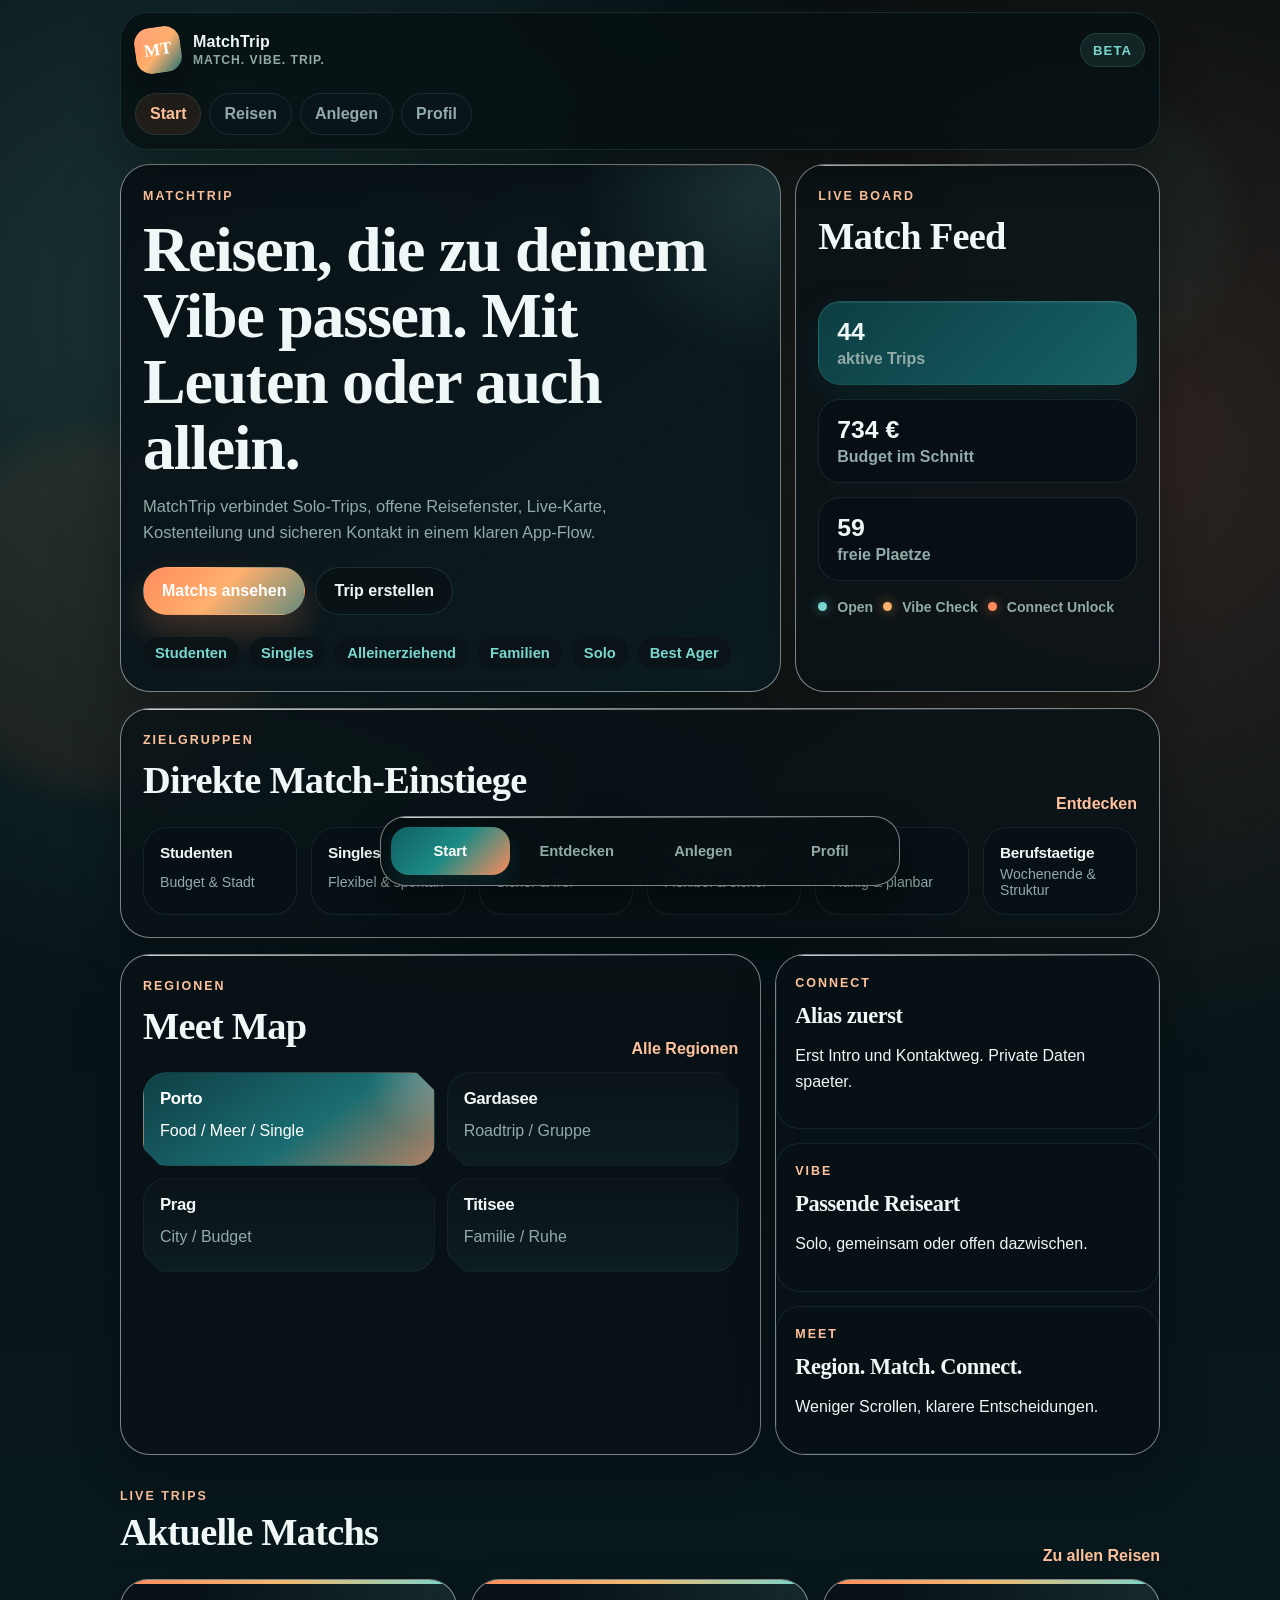
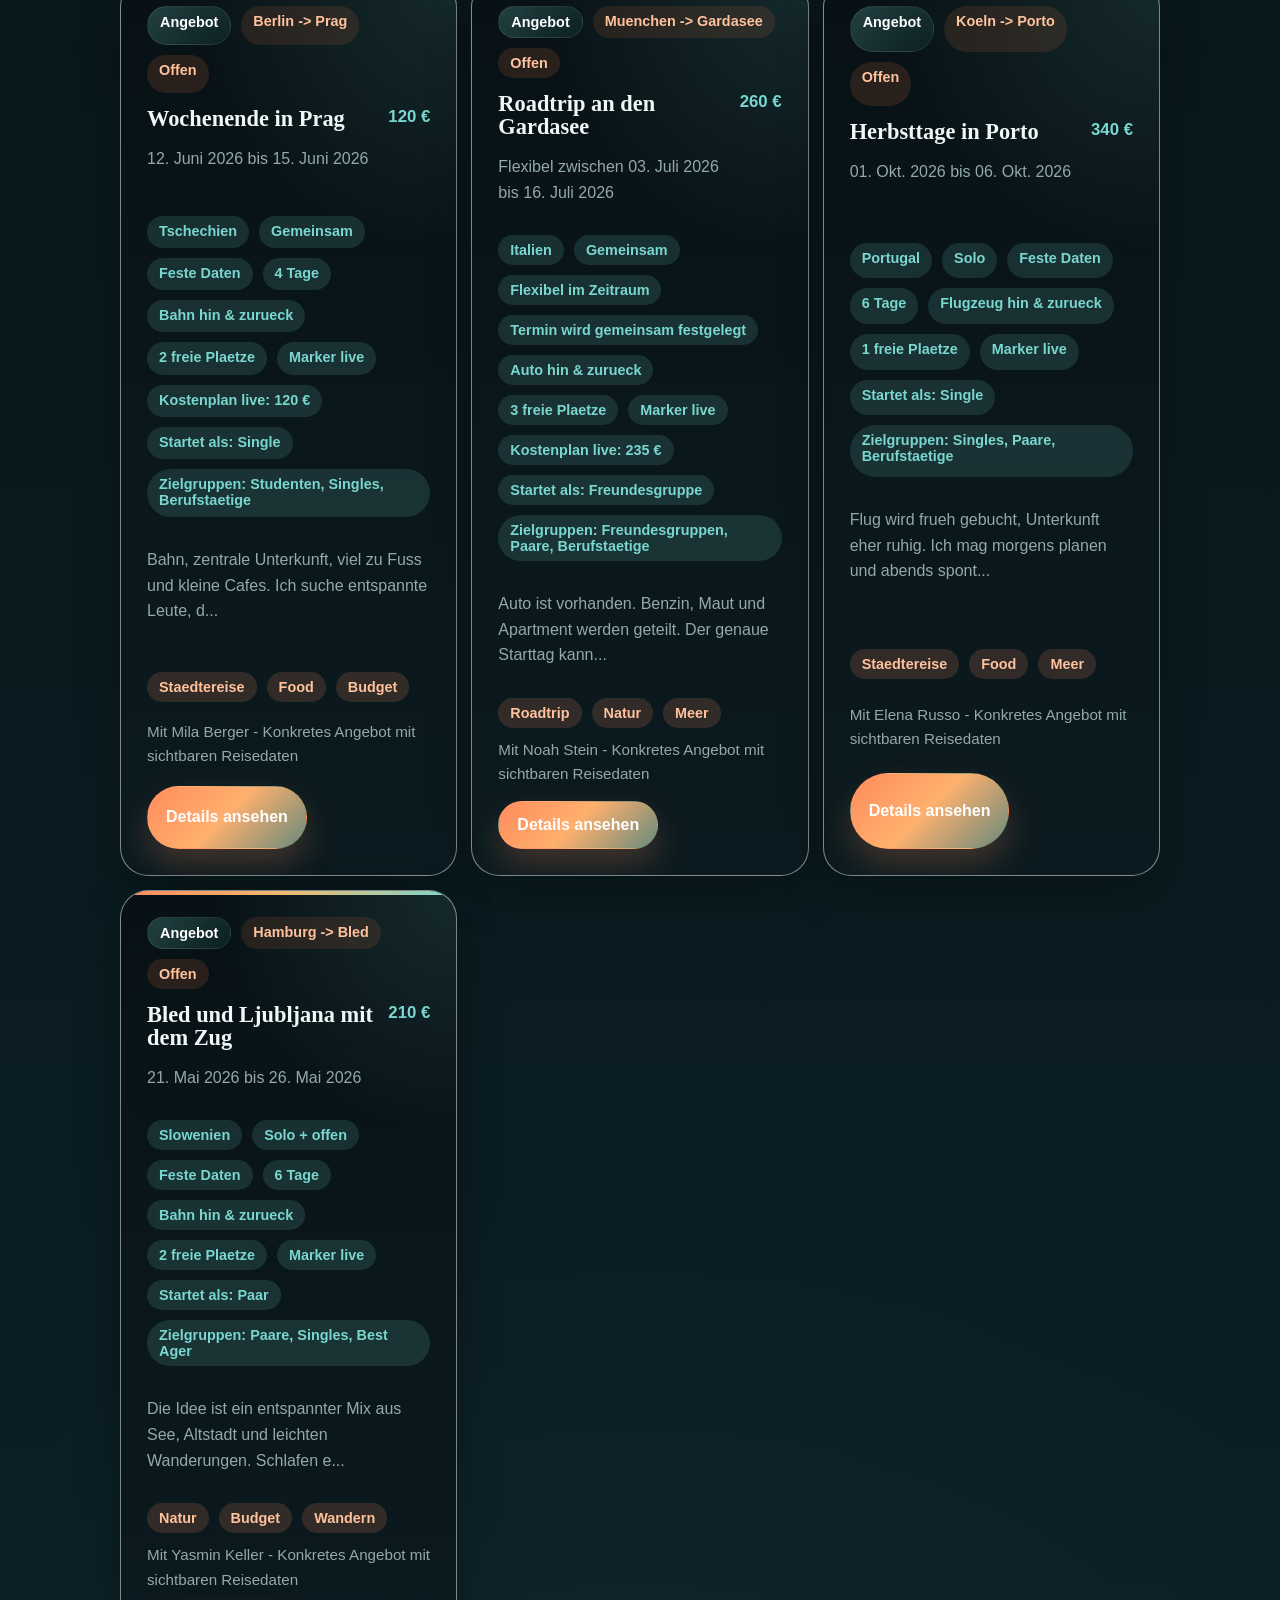
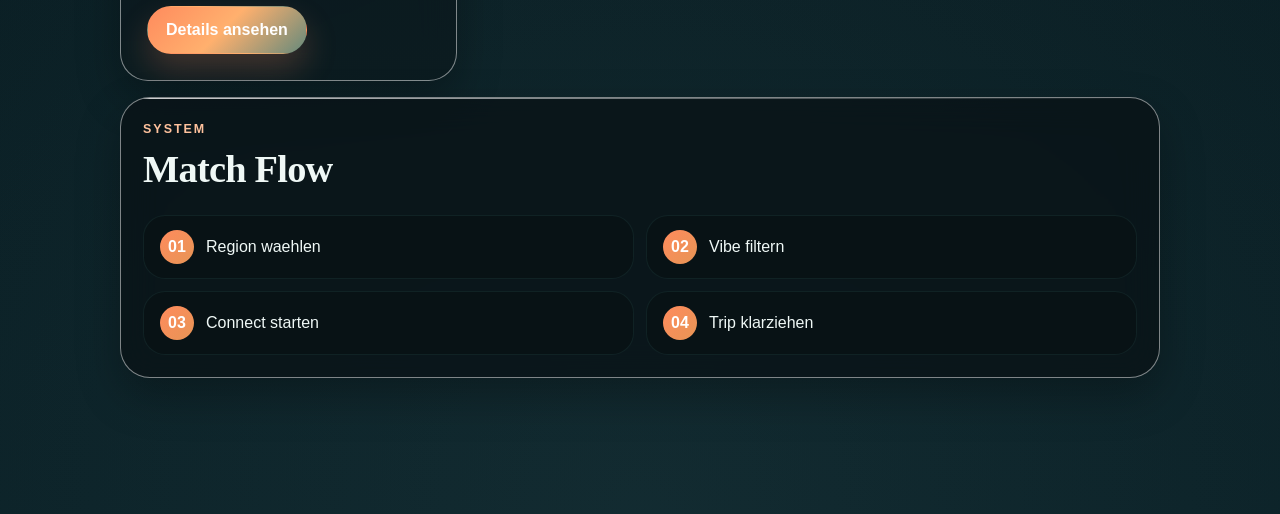
<file: index.html>
<!DOCTYPE html>
<html lang="de">
<head>
  <meta charset="UTF-8" />
  <meta name="viewport" content="width=device-width, initial-scale=1.0" />
  <title>MatchTrip</title>
  <link rel="stylesheet" href="css/style.css" />
  <script src="js/data.js" defer></script>
  <script src="js/storage.js" defer></script>
  <script src="js/app.js" defer></script>
</head>
<body data-page="home">
  <div class="app-shell">
    <header class="site-header app-header">
      <div class="app-header-top">
        <a class="brand" href="index.html">
          <span class="brand-mark">MT</span>
          <span class="brand-copy">
            <strong>MatchTrip</strong>
            <small>Match. Vibe. Trip.</small>
          </span>
        </a>
        <div class="app-header-meta">
          <span class="app-badge">Beta</span>
        </div>
      </div>
      <nav class="site-nav">
        <a href="index.html" aria-current="page">Start</a>
        <a href="reisen.html">Reisen</a>
        <a href="reise-erstellen.html">Anlegen</a>
        <a href="profil.html">Profil</a>
      </nav>
    </header>

    <main class="app-main page-stack">
      <section class="home-hero-grid">
        <article class="card-surface app-hero-panel dashboard-main-card">
          <p class="eyebrow">MatchTrip</p>
          <h1>Reisen, die zu deinem Vibe passen. Mit Leuten oder auch allein.</h1>
          <p class="lead">MatchTrip verbindet Solo-Trips, offene Reisefenster, Live-Karte, Kostenteilung und sicheren Kontakt in einem klaren App-Flow.</p>
          <div class="hero-actions">
            <a class="button button-primary" href="reisen.html">Matchs ansehen</a>
            <a class="button button-secondary" href="reise-erstellen.html">Trip erstellen</a>
          </div>
          <div class="hero-badges">
            <span>Studenten</span>
            <span>Singles</span>
            <span>Alleinerziehend</span>
            <span>Familien</span>
            <span>Solo</span>
            <span>Best Ager</span>
          </div>
        </article>

        <aside class="card-surface dashboard-side-card">
          <div class="app-section-header compact-header">
            <div>
              <p class="eyebrow">Live Board</p>
              <h2>Match Feed</h2>
            </div>
          </div>
          <div class="signal-stack">
            <article class="signal-card is-glow">
              <strong id="homeTripCount">10</strong>
              <span>aktive Trips</span>
            </article>
            <article class="signal-card">
              <strong id="homeAvgBudget">0 EUR</strong>
              <span>Budget im Schnitt</span>
            </article>
            <article class="signal-card">
              <strong id="homeOpenSeats">0</strong>
              <span>freie Plaetze</span>
            </article>
          </div>
          <div class="privacy-beam">
            <span class="beam-dot is-open"></span>
            <span>Open</span>
            <span class="beam-dot is-mid"></span>
            <span>Vibe Check</span>
            <span class="beam-dot is-locked"></span>
            <span>Connect Unlock</span>
          </div>
        </aside>
      </section>

      <section class="persona-rail card-surface">
        <div class="app-section-header compact-header">
          <div>
            <p class="eyebrow">Zielgruppen</p>
            <h2>Direkte Match-Einstiege</h2>
          </div>
          <a class="text-link" href="reisen.html">Entdecken</a>
        </div>
        <div class="persona-grid">
          <article class="persona-chip"><strong>Studenten</strong><span>Budget & Stadt</span></article>
          <article class="persona-chip"><strong>Singles</strong><span>Flexibel & spontan</span></article>
          <article class="persona-chip"><strong>Solo</strong><span>Sicher & frei</span></article>
          <article class="persona-chip"><strong>Alleinerziehend</strong><span>Flexibel & sicher</span></article>
          <article class="persona-chip"><strong>Familien</strong><span>Ruhig & planbar</span></article>
          <article class="persona-chip"><strong>Berufstaetige</strong><span>Wochenende & Struktur</span></article>
        </div>
      </section>

      <section class="home-stage-grid">
        <article class="card-surface app-map-card route-stage">
          <div class="app-section-header">
            <div>
              <p class="eyebrow">Regionen</p>
              <h2>Meet Map</h2>
            </div>
            <a class="text-link" href="reisen.html">Alle Regionen</a>
          </div>
          <div class="app-region-grid">
            <article class="app-region-tile is-featured">
              <strong>Porto</strong>
              <span>Food / Meer / Single</span>
            </article>
            <article class="app-region-tile">
              <strong>Gardasee</strong>
              <span>Roadtrip / Gruppe</span>
            </article>
            <article class="app-region-tile">
              <strong>Prag</strong>
              <span>City / Budget</span>
            </article>
            <article class="app-region-tile">
              <strong>Titisee</strong>
              <span>Familie / Ruhe</span>
            </article>
          </div>
        </article>

        <aside class="card-surface command-stack">
          <article class="command-card">
            <p class="eyebrow">Connect</p>
            <h3>Alias zuerst</h3>
            <p>Erst Intro und Kontaktweg. Private Daten spaeter.</p>
          </article>
          <article class="command-card">
            <p class="eyebrow">Vibe</p>
            <h3>Passende Reiseart</h3>
            <p>Solo, gemeinsam oder offen dazwischen.</p>
          </article>
          <article class="command-card">
            <p class="eyebrow">Meet</p>
            <h3>Region. Match. Connect.</h3>
            <p>Weniger Scrollen, klarere Entscheidungen.</p>
          </article>
        </aside>
      </section>

      <section class="section-block">
        <div class="app-section-header">
          <div>
            <p class="eyebrow">Live Trips</p>
            <h2>Aktuelle Matchs</h2>
          </div>
          <a class="text-link" href="reisen.html">Zu allen Reisen</a>
        </div>
        <div id="featuredTrips" class="trip-grid"></div>
      </section>

      <section class="card-surface app-flow-card compact-flow-card">
        <div class="app-section-header">
          <div>
            <p class="eyebrow">System</p>
            <h2>Match Flow</h2>
          </div>
        </div>
        <div class="app-flow-grid">
          <article class="flow-pill"><strong>01</strong><span>Region waehlen</span></article>
          <article class="flow-pill"><strong>02</strong><span>Vibe filtern</span></article>
          <article class="flow-pill"><strong>03</strong><span>Connect starten</span></article>
          <article class="flow-pill"><strong>04</strong><span>Trip klarziehen</span></article>
        </div>
      </section>
    </main>

    <nav class="app-footer-nav card-surface" aria-label="App Navigation">
      <a href="index.html" aria-current="page">Start</a>
      <a href="reisen.html">Entdecken</a>
      <a href="reise-erstellen.html">Anlegen</a>
      <a href="profil.html">Profil</a>
    </nav>
  </div>
</body>
</html>
</file>
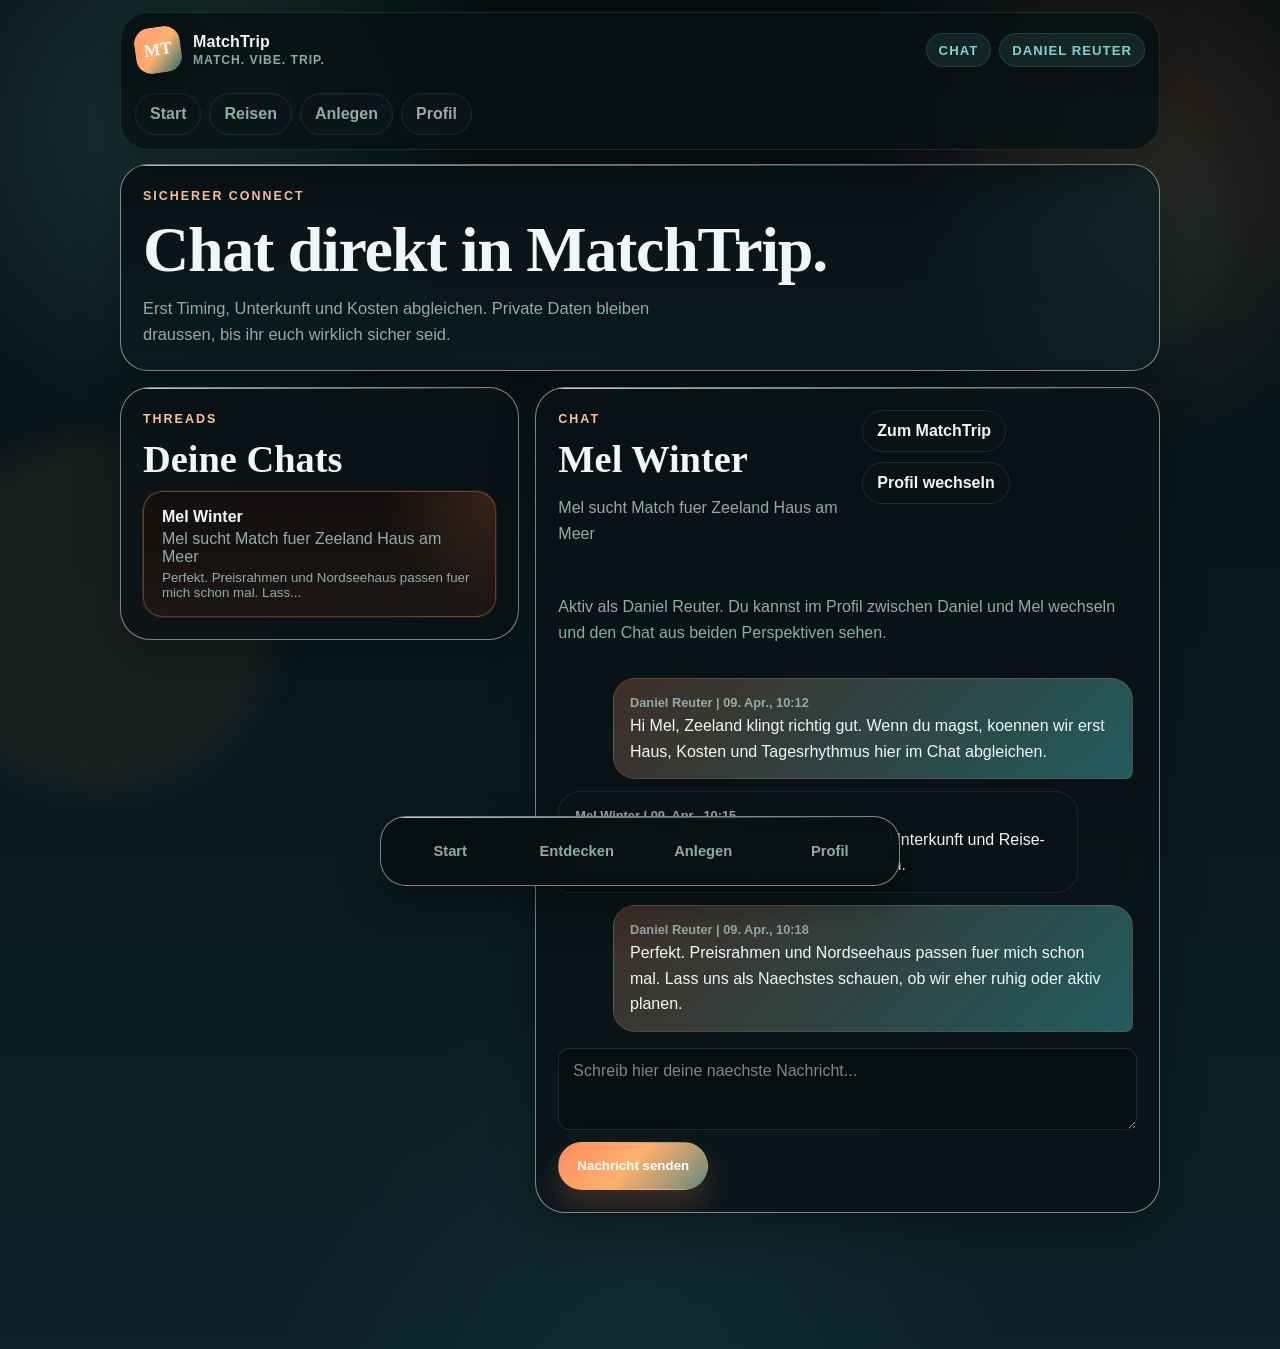
<file: chat.html>
<!DOCTYPE html>
<html lang="de">
<head>
  <meta charset="UTF-8" />
  <meta name="viewport" content="width=device-width, initial-scale=1.0" />
  <title>Chats | MatchTrip</title>
  <link rel="stylesheet" href="css/style.css" />
  <script src="js/data.js" defer></script>
  <script src="js/storage.js" defer></script>
  <script src="js/app.js" defer></script>
</head>
<body data-page="chat">
  <div class="app-shell">
    <header class="site-header app-header">
      <div class="app-header-top">
        <a class="brand" href="index.html">
          <span class="brand-mark">MT</span>
          <span class="brand-copy">
            <strong>MatchTrip</strong>
            <small>Match. Vibe. Trip.</small>
          </span>
        </a>
        <div class="app-header-meta">
          <span class="app-badge">Chat</span>
          <span class="app-badge" id="chatProfileBadge">Profil</span>
        </div>
      </div>
      <nav class="site-nav">
        <a href="index.html">Start</a>
        <a href="reisen.html">Reisen</a>
        <a href="reise-erstellen.html">Anlegen</a>
        <a href="profil.html">Profil</a>
      </nav>
    </header>

    <main class="app-main page-stack">
      <section class="page-intro card-surface app-intro-card">
        <p class="eyebrow">Sicherer Connect</p>
        <h1>Chat direkt in MatchTrip.</h1>
        <p class="lead">Erst Timing, Unterkunft und Kosten abgleichen. Private Daten bleiben draussen, bis ihr euch wirklich sicher seid.</p>
      </section>

      <section class="chat-layout">
        <aside class="card-surface chat-sidebar">
          <p class="eyebrow">Threads</p>
          <h2>Deine Chats</h2>
          <div id="chatThreadList" class="stack-list"></div>
        </aside>
        <section id="chatScreen" class="card-surface chat-screen"></section>
      </section>
    </main>

    <nav class="app-footer-nav card-surface" aria-label="App Navigation">
      <a href="index.html">Start</a>
      <a href="reisen.html">Entdecken</a>
      <a href="reise-erstellen.html">Anlegen</a>
      <a href="profil.html">Profil</a>
    </nav>
  </div>
</body>
</html>
</file>
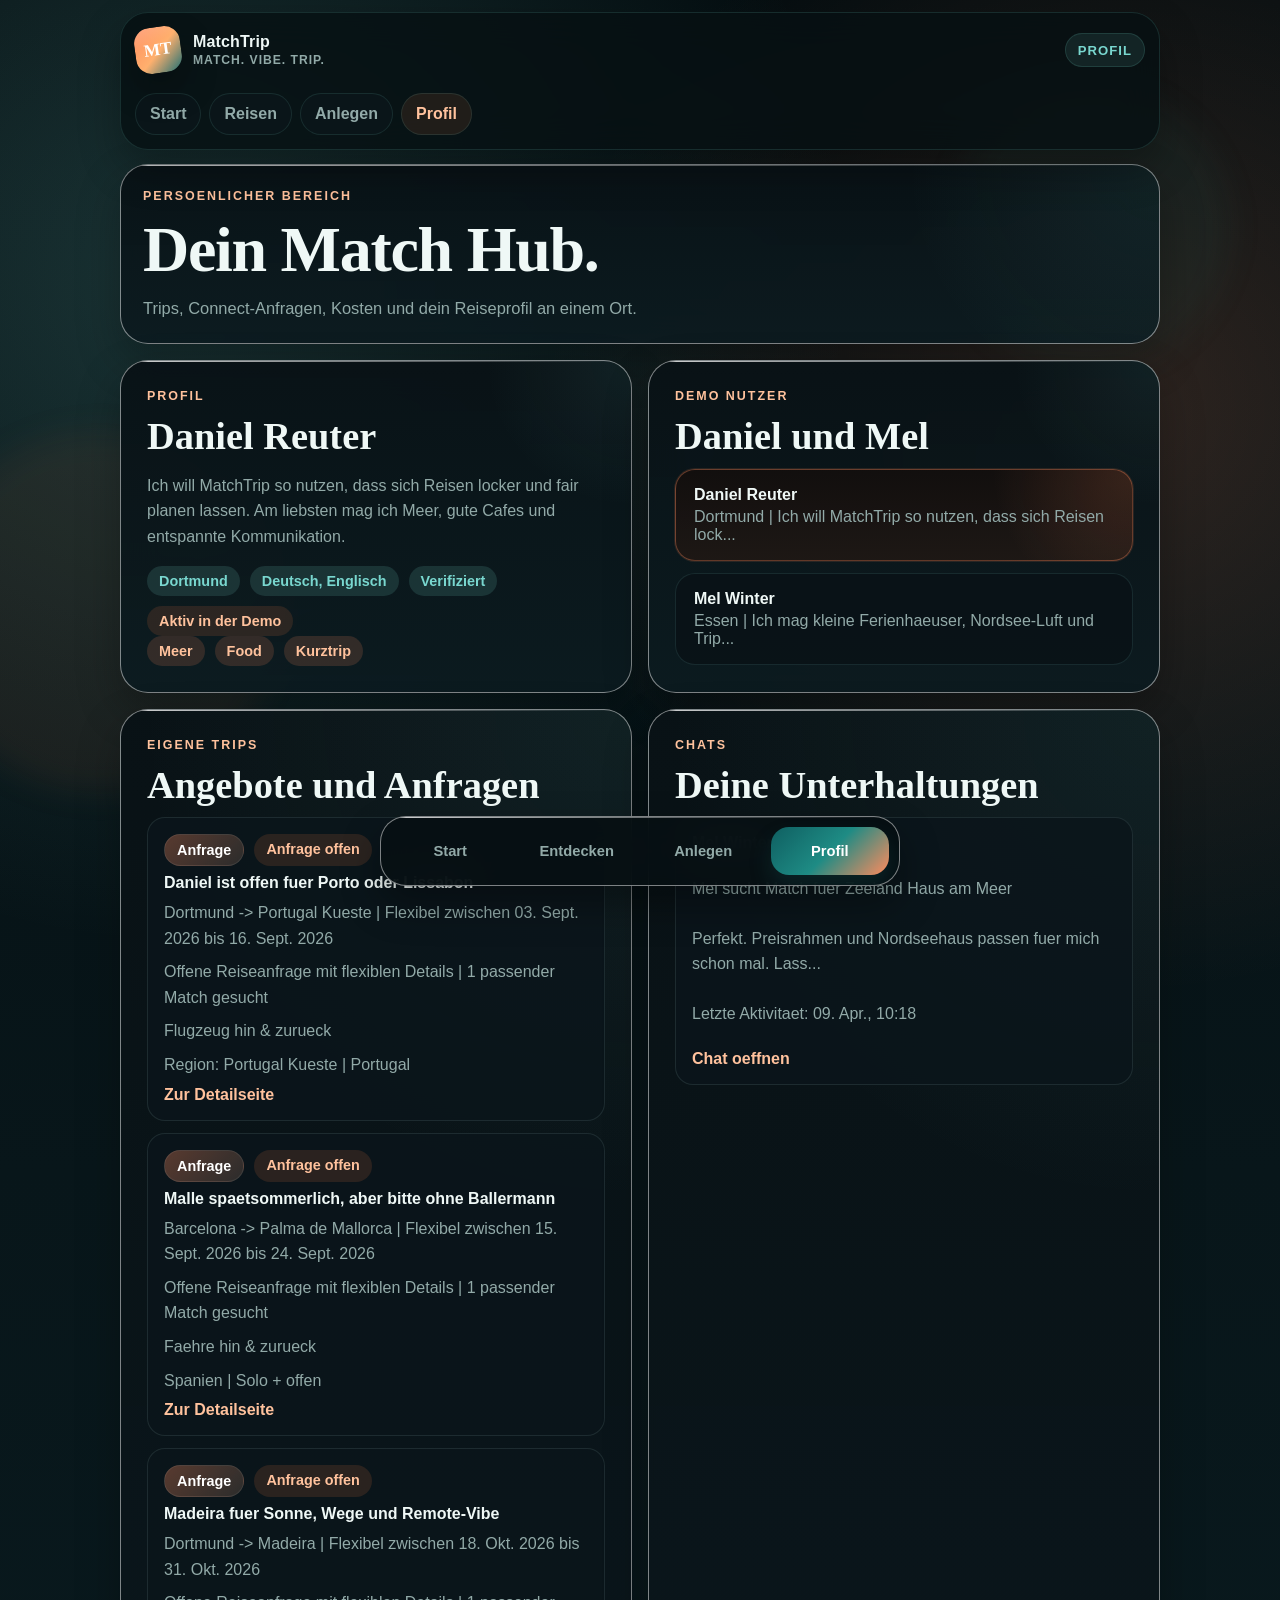
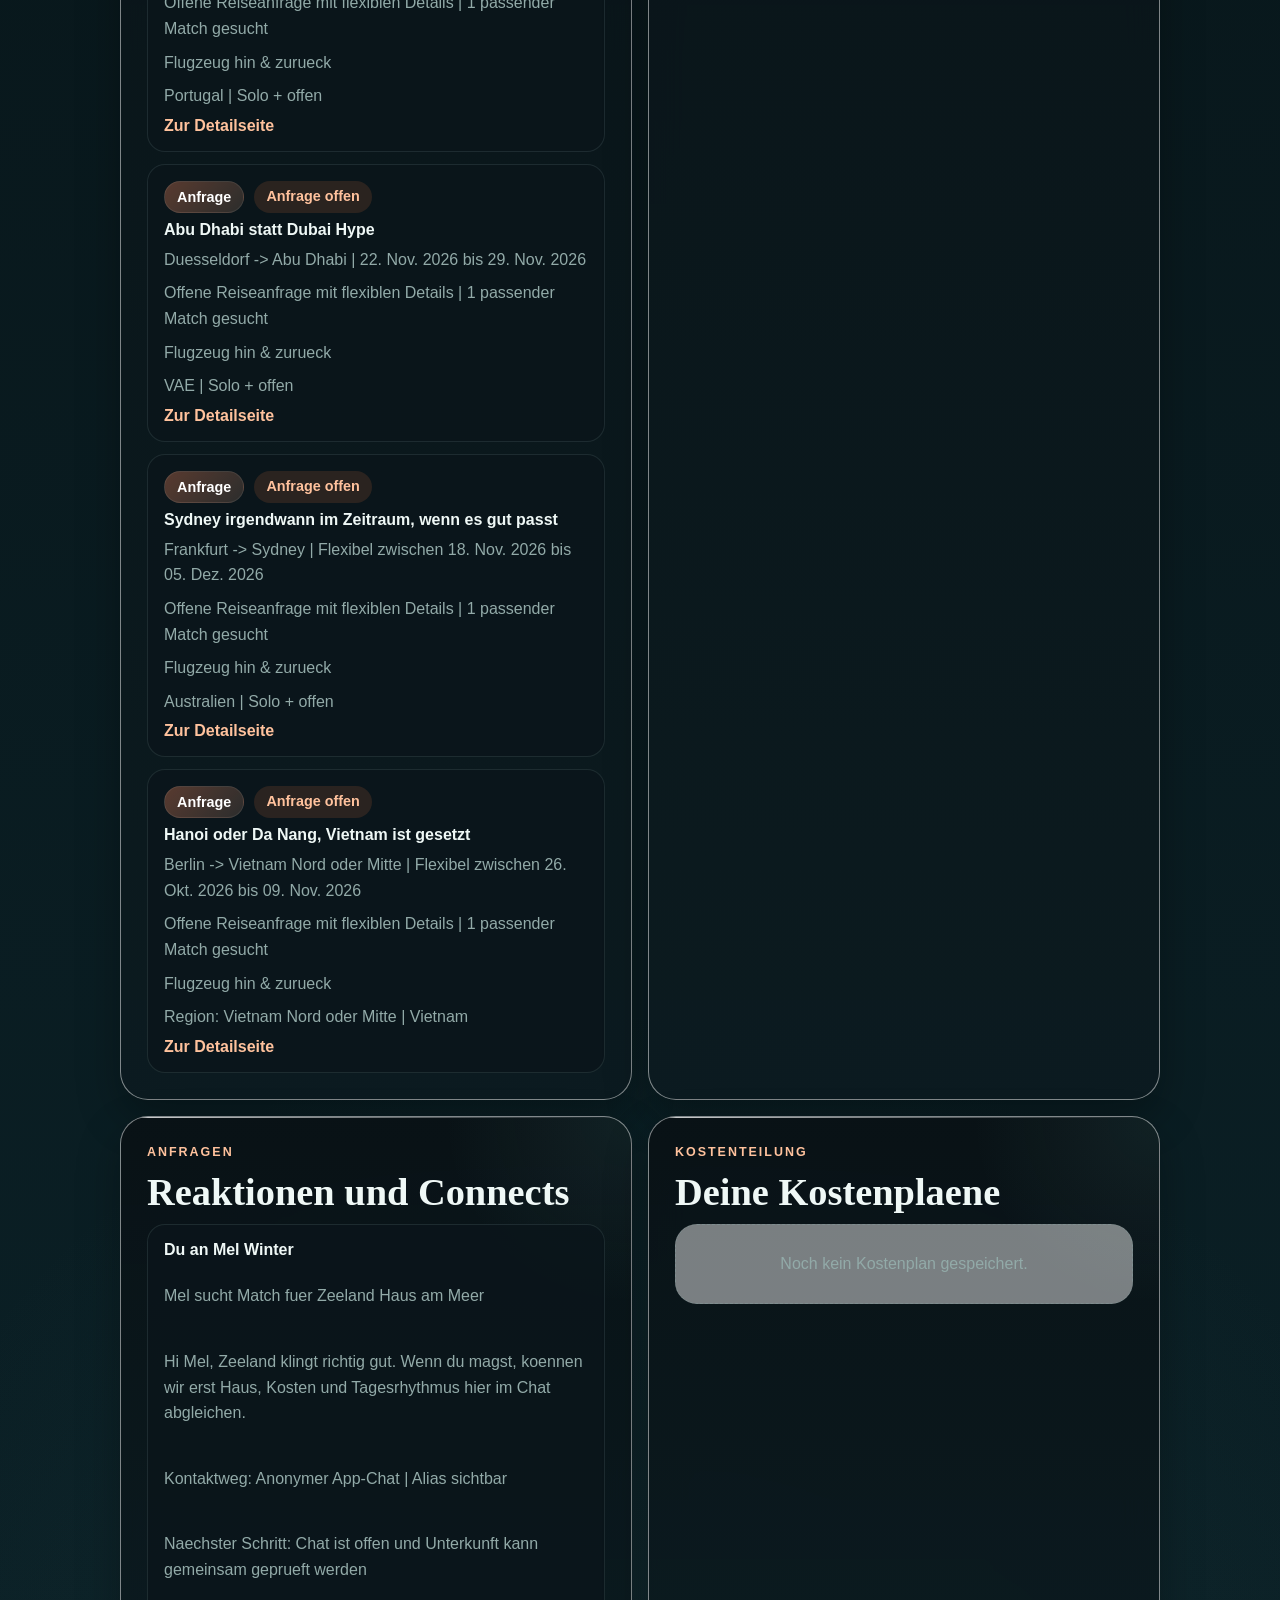
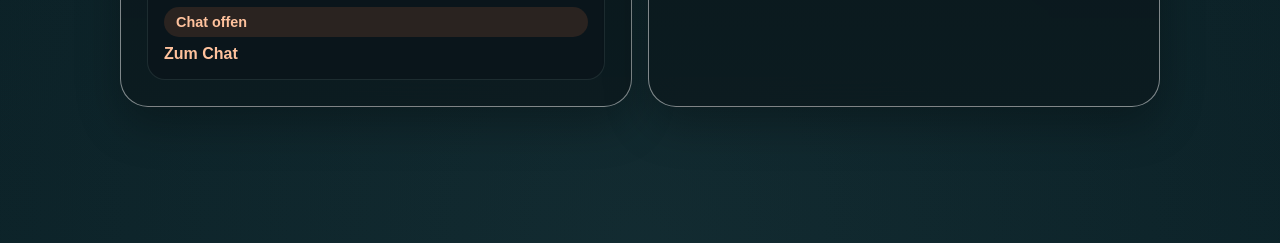
<file: profil.html>
﻿<!DOCTYPE html>
<html lang="de">
<head>
  <meta charset="UTF-8" />
  <meta name="viewport" content="width=device-width, initial-scale=1.0" />
  <title>Profil | MatchTrip</title>
  <link rel="stylesheet" href="css/style.css" />
  <script src="js/data.js" defer></script>
  <script src="js/storage.js" defer></script>
  <script src="js/app.js" defer></script>
</head>
<body data-page="profile">
  <div class="app-shell">
    <header class="site-header app-header">
      <div class="app-header-top">
        <a class="brand" href="index.html">
          <span class="brand-mark">MT</span>
          <span class="brand-copy">
            <strong>MatchTrip</strong>
            <small>Match. Vibe. Trip.</small>
          </span>
        </a>
        <div class="app-header-meta">
          <span class="app-badge">Profil</span>
        </div>
      </div>
      <nav class="site-nav">
        <a href="index.html">Start</a>
        <a href="reisen.html">Reisen</a>
        <a href="reise-erstellen.html">Anlegen</a>
        <a href="profil.html" aria-current="page">Profil</a>
      </nav>
    </header>

    <main class="app-main page-stack">
      <section class="page-intro card-surface app-intro-card">
      <p class="eyebrow">Persoenlicher Bereich</p>
      <h1>Dein Match Hub.</h1>
      <p class="lead">Trips, Connect-Anfragen, Kosten und dein Reiseprofil an einem Ort.</p>
      </section>

      <section class="profile-layout">
      <article id="profileCard" class="card-surface"></article>
      <article class="card-surface">
        <p class="eyebrow">Demo Nutzer</p>
        <h2>Daniel und Mel</h2>
        <div id="profileSwitcher" class="stack-list"></div>
      </article>
      <article class="card-surface">
        <p class="eyebrow">Eigene Trips</p>
        <h2>Angebote und Anfragen</h2>
        <div id="hostedTrips" class="stack-list"></div>
      </article>
      <article class="card-surface">
        <p class="eyebrow">Chats</p>
        <h2>Deine Unterhaltungen</h2>
        <div id="chatList" class="stack-list"></div>
      </article>
      <article class="card-surface">
        <p class="eyebrow">Anfragen</p>
        <h2>Reaktionen und Connects</h2>
        <div id="requestList" class="stack-list"></div>
      </article>
      <article class="card-surface">
        <p class="eyebrow">Kostenteilung</p>
        <h2>Deine Kostenplaene</h2>
        <div id="costPlanList" class="stack-list"></div>
      </article>
      </section>
    </main>

    <nav class="app-footer-nav card-surface" aria-label="App Navigation">
      <a href="index.html">Start</a>
      <a href="reisen.html">Entdecken</a>
      <a href="reise-erstellen.html">Anlegen</a>
      <a href="profil.html" aria-current="page">Profil</a>
    </nav>
  </div>
</body>
</html>
</file>
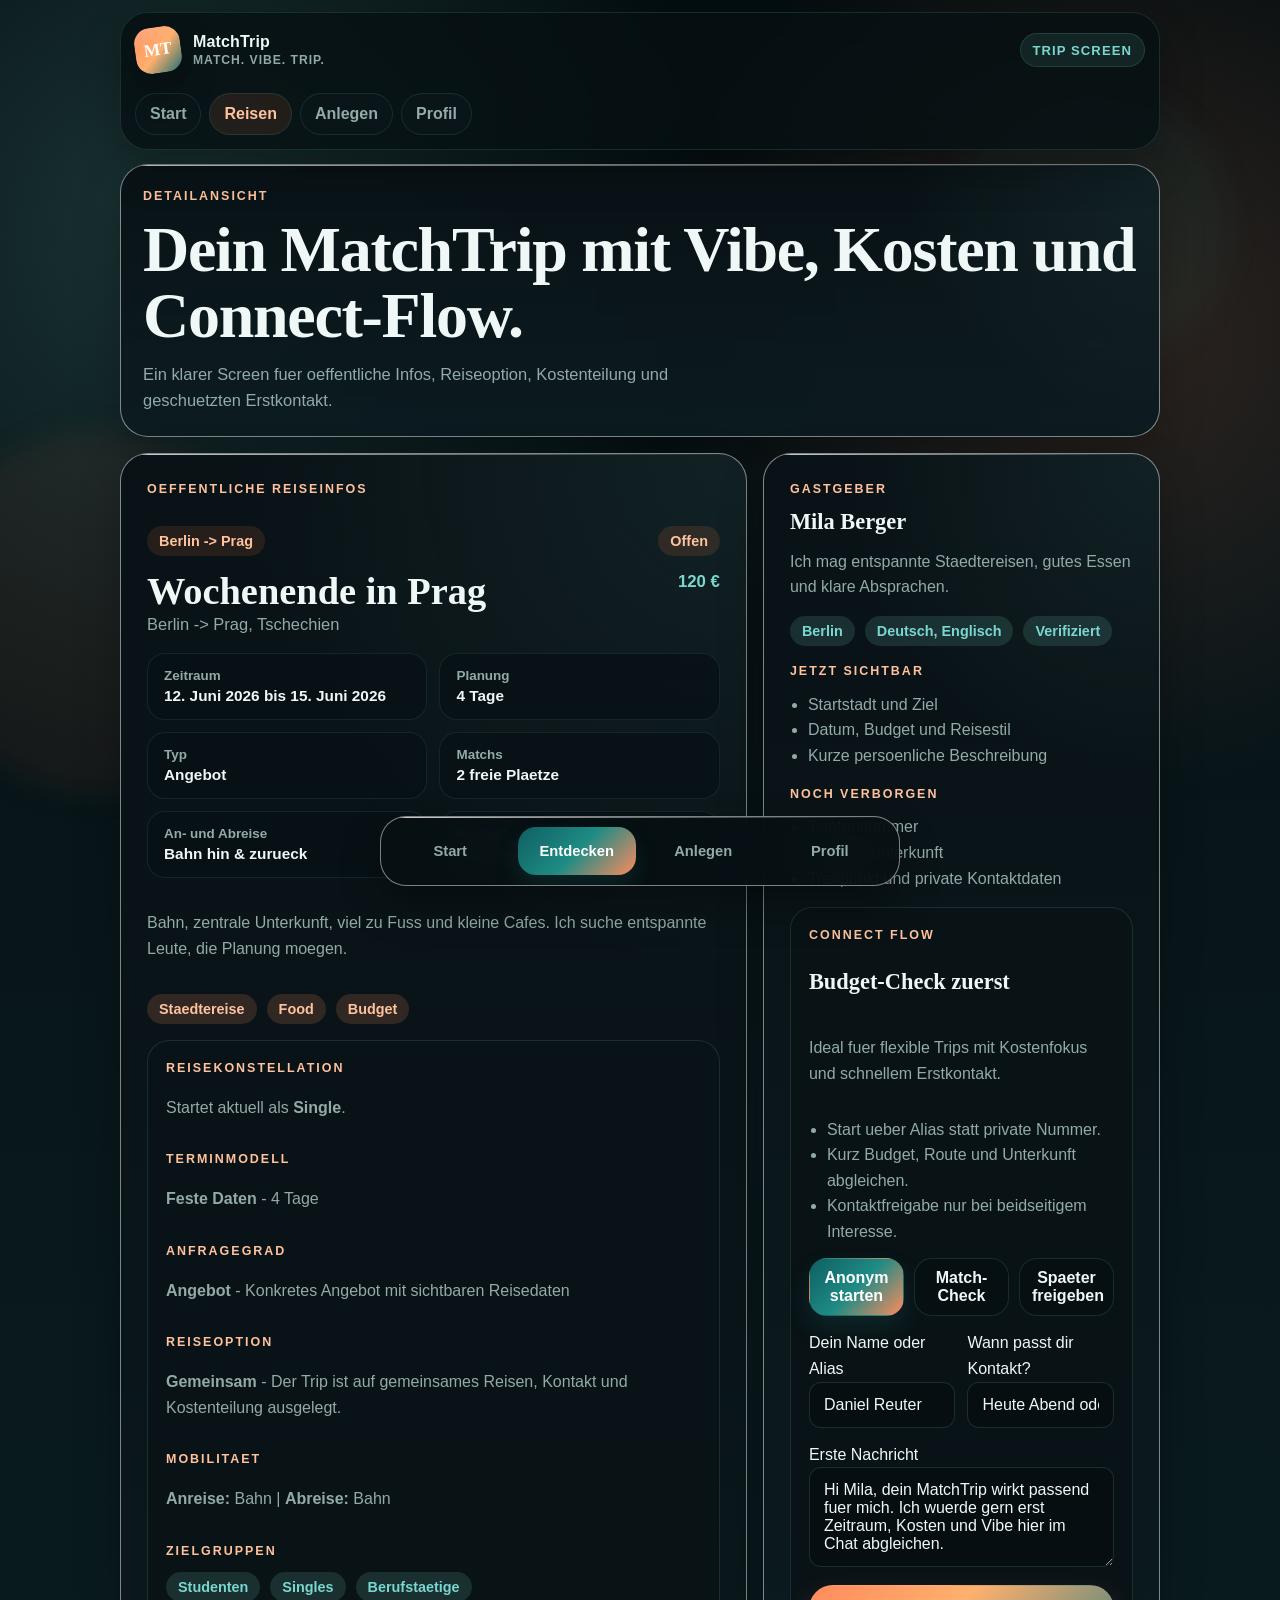
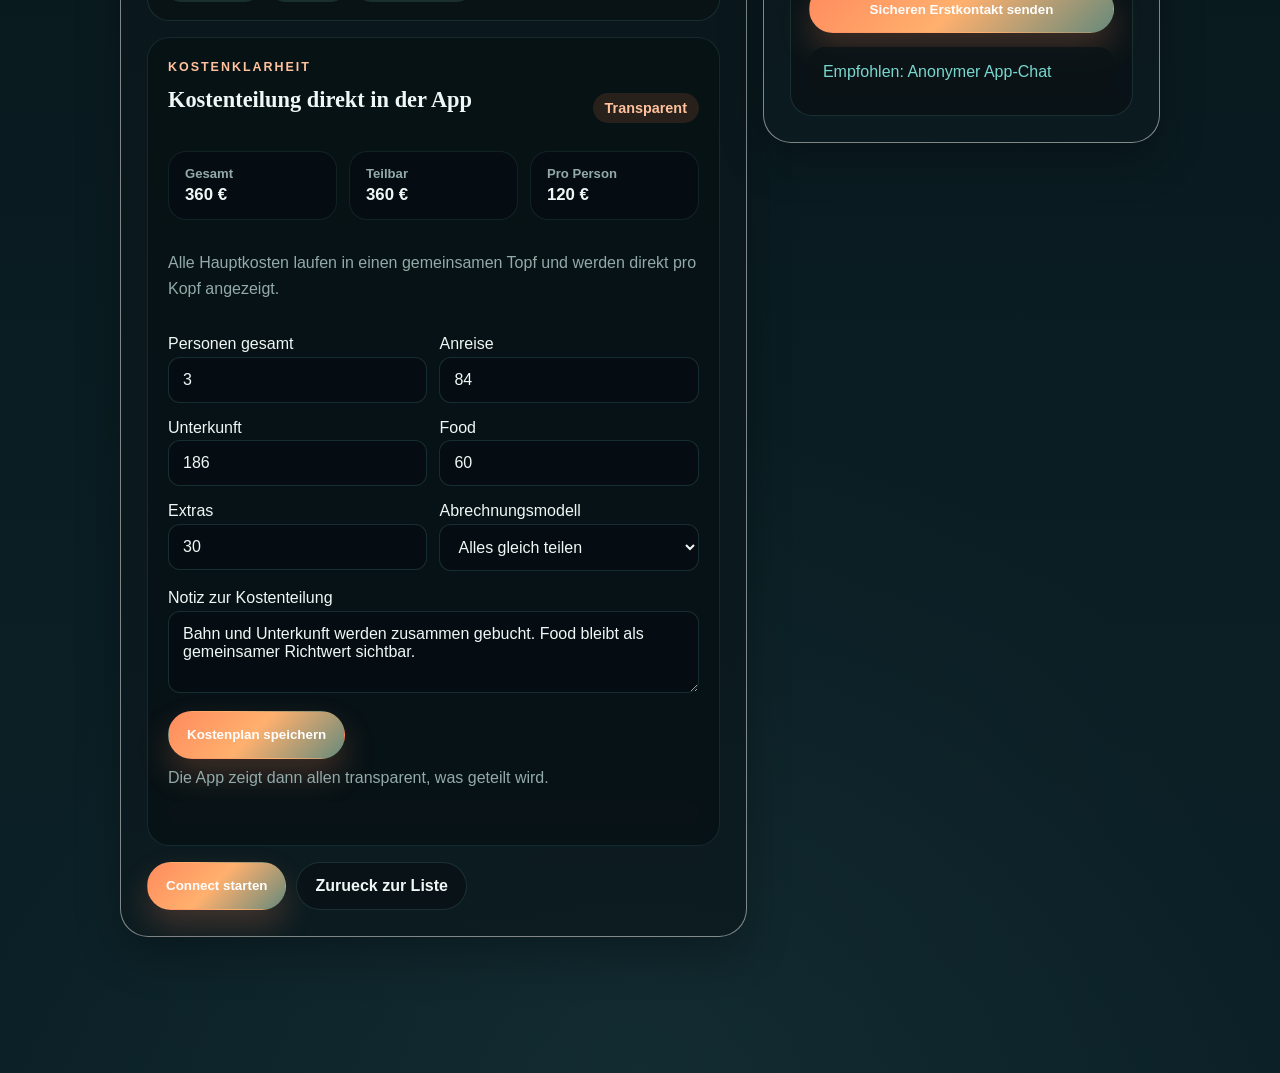
<file: reise-detail.html>
<!DOCTYPE html>
<html lang="de">
<head>
  <meta charset="UTF-8" />
  <meta name="viewport" content="width=device-width, initial-scale=1.0" />
  <title>Trip Detail | MatchTrip</title>
  <link rel="stylesheet" href="css/style.css" />
  <script src="js/data.js" defer></script>
  <script src="js/storage.js" defer></script>
  <script src="js/app.js" defer></script>
</head>
<body data-page="detail">
  <div class="app-shell">
    <header class="site-header app-header">
      <div class="app-header-top">
        <a class="brand" href="index.html">
          <span class="brand-mark">MT</span>
          <span class="brand-copy">
            <strong>MatchTrip</strong>
            <small>Match. Vibe. Trip.</small>
          </span>
        </a>
        <div class="app-header-meta">
          <span class="app-badge">Trip Screen</span>
        </div>
      </div>
      <nav class="site-nav">
        <a href="index.html">Start</a>
        <a href="reisen.html" aria-current="page">Reisen</a>
        <a href="reise-erstellen.html">Anlegen</a>
        <a href="profil.html">Profil</a>
      </nav>
    </header>

    <main class="app-main page-stack">
      <section class="page-intro card-surface app-intro-card detail-screen-intro">
        <p class="eyebrow">Detailansicht</p>
        <h1>Dein MatchTrip mit Vibe, Kosten und Connect-Flow.</h1>
        <p class="lead">Ein klarer Screen fuer oeffentliche Infos, Reiseoption, Kostenteilung und geschuetzten Erstkontakt.</p>
      </section>

      <div id="tripDetail" class="detail-layout"></div>
    </main>

    <nav class="app-footer-nav card-surface" aria-label="App Navigation">
      <a href="index.html">Start</a>
      <a href="reisen.html" aria-current="page">Entdecken</a>
      <a href="reise-erstellen.html">Anlegen</a>
      <a href="profil.html">Profil</a>
    </nav>
  </div>
</body>
</html>
</file>
<file: css/style.css>
:root {
  --bg: #071114;
  --bg-deep: #0a1c21;
  --surface: rgba(9, 18, 22, 0.78);
  --surface-strong: rgba(10, 19, 24, 0.92);
  --surface-dark: #071114;
  --line: rgba(141, 181, 179, 0.14);
  --line-strong: rgba(141, 181, 179, 0.28);
  --text: #eff8f6;
  --muted: #92aaa8;
  --accent: #ff8b5d;
  --accent-strong: #ffc29d;
  --teal: #79d7cf;
  --teal-soft: rgba(121, 215, 207, 0.14);
  --gold-soft: rgba(255, 139, 93, 0.16);
  --white: #ffffff;
  --shadow-soft: 0 18px 44px rgba(0, 0, 0, 0.28);
  --shadow-strong: 0 26px 78px rgba(0, 0, 0, 0.42);
  --radius-xl: 30px;
  --radius-lg: 22px;
  --radius-md: 16px;
  --radius-sm: 12px;
  --font-ui: "Bahnschrift", "Aptos", "Trebuchet MS", "Segoe UI", sans-serif;
  --font-display: "Iowan Old Style", "Palatino Linotype", "Book Antiqua", "Georgia", serif;
}

* {
  box-sizing: border-box;
}

html {
  scroll-behavior: smooth;
}

body {
  margin: 0;
  min-height: 100vh;
  color: var(--text);
  font-family: var(--font-ui);
  background:
    radial-gradient(circle at 8% 12%, rgba(232, 165, 110, 0.38), transparent 24%),
    radial-gradient(circle at 90% 10%, rgba(34, 120, 116, 0.18), transparent 23%),
    radial-gradient(circle at 80% 85%, rgba(212, 190, 143, 0.2), transparent 20%),
    linear-gradient(180deg, var(--bg), #f7f2e9 42%, var(--bg-deep));
}

body::before,
body::after {
  content: "";
  position: fixed;
  inset: auto;
  pointer-events: none;
  z-index: -1;
  filter: blur(16px);
}

body::before {
  width: 280px;
  height: 280px;
  top: 88px;
  right: 4%;
  border-radius: 50%;
  background: rgba(36, 123, 119, 0.08);
}

body::after {
  width: 360px;
  height: 360px;
  left: -80px;
  bottom: 12%;
  border-radius: 50%;
  background: rgba(210, 105, 60, 0.08);
}

a {
  color: inherit;
  text-decoration: none;
}

img {
  display: block;
  max-width: 100%;
}

main {
  width: min(1180px, calc(100% - 32px));
  margin: 0 auto 56px;
}

.site-header {
  width: min(1180px, calc(100% - 32px));
  margin: 18px auto 24px;
  padding: 14px 18px;
  display: flex;
  justify-content: space-between;
  align-items: center;
  gap: 18px;
  border: 1px solid rgba(255, 255, 255, 0.42);
  border-radius: 999px;
  background: rgba(255, 249, 240, 0.68);
  backdrop-filter: blur(18px);
  box-shadow: var(--shadow-soft);
}

.brand {
  display: inline-flex;
  align-items: center;
  gap: 12px;
  font-weight: 800;
  letter-spacing: 0.01em;
}

.brand-mark {
  width: 46px;
  height: 46px;
  display: grid;
  place-items: center;
  border-radius: 50%;
  color: var(--white);
  font-family: var(--font-display);
  font-size: 1.08rem;
  background:
    linear-gradient(160deg, rgba(255, 255, 255, 0.24), transparent 35%),
    linear-gradient(135deg, var(--accent), #e59d56 68%, #1d6a67);
  box-shadow: 0 12px 28px rgba(210, 105, 60, 0.28);
}

.site-nav {
  display: flex;
  flex-wrap: wrap;
  gap: 8px;
}

.site-nav a {
  padding: 10px 14px;
  border-radius: 999px;
  color: var(--muted);
  font-weight: 700;
}

.site-nav a[aria-current="page"],
.site-nav a:hover {
  color: var(--accent-strong);
  background: rgba(210, 105, 60, 0.12);
}

.card-surface {
  position: relative;
  overflow: hidden;
  background: var(--surface);
  border: 1px solid rgba(255, 255, 255, 0.48);
  border-radius: var(--radius-xl);
  box-shadow: var(--shadow-soft);
  backdrop-filter: blur(18px);
}

.card-surface::before {
  content: "";
  position: absolute;
  inset: 0 auto auto 0;
  width: 100%;
  height: 1px;
  background: linear-gradient(90deg, rgba(255, 255, 255, 0.82), transparent);
  pointer-events: none;
}

.hero-shell,
.insight-row,
.journey-grid,
.visibility-grid,
.trip-grid,
.form-layout,
.profile-layout,
.detail-layout,
.info-grid {
  display: grid;
  gap: 18px;
}

.hero-shell {
  grid-template-columns: minmax(0, 1.28fr) minmax(320px, 0.92fr);
  align-items: stretch;
}

.insight-row {
  grid-template-columns: repeat(3, minmax(0, 1fr));
  margin-top: 18px;
}

.journey-grid {
  margin-top: 18px;
  grid-template-columns: repeat(4, minmax(0, 1fr));
}

.visibility-grid {
  margin-top: 18px;
  grid-template-columns: repeat(3, minmax(0, 1fr));
}

.trip-grid {
  grid-template-columns: repeat(auto-fit, minmax(280px, 1fr));
}

.form-layout {
  grid-template-columns: minmax(0, 1.45fr) minmax(290px, 0.95fr);
}

.profile-layout {
  grid-template-columns: 1.05fr 1fr 1fr;
}

.detail-layout {
  grid-template-columns: minmax(0, 1.5fr) minmax(300px, 0.95fr);
}

.hero-copy,
.hero-visual,
.feature-card,
.page-intro,
.filter-shell,
.trip-card,
.form-card,
.side-note,
.detail-card,
.detail-sidebar,
.profile-layout > article,
.step-card,
.visibility-card {
  padding: 26px;
}

.hero-copy-strong {
  background:
    radial-gradient(circle at top left, rgba(255, 255, 255, 0.54), transparent 28%),
    linear-gradient(145deg, rgba(255, 250, 242, 0.98), rgba(249, 239, 224, 0.92));
  box-shadow: var(--shadow-strong);
}

.hero-visual {
  min-height: 100%;
  display: grid;
  align-content: space-between;
  gap: 16px;
  background:
    linear-gradient(180deg, rgba(33, 91, 90, 0.95), rgba(22, 58, 58, 0.95)),
    linear-gradient(180deg, rgba(255, 255, 255, 0.08), transparent);
  color: var(--white);
}

.hero-glow {
  position: absolute;
  width: 240px;
  height: 240px;
  top: -60px;
  right: -30px;
  border-radius: 50%;
  background: radial-gradient(circle, rgba(255, 207, 127, 0.38), transparent 65%);
  pointer-events: none;
}

.visual-card {
  position: relative;
  z-index: 1;
  border-radius: var(--radius-lg);
  border: 1px solid rgba(255, 255, 255, 0.14);
}

.visual-card-primary {
  padding: 24px;
  background: linear-gradient(180deg, rgba(255, 255, 255, 0.1), rgba(255, 255, 255, 0.04));
}

.visual-card-primary .eyebrow,
.visual-card-mini .status-pill {
  color: #ffd18c;
}

.visual-card-mini {
  padding: 18px 20px;
  background: rgba(255, 255, 255, 0.08);
}

.page-intro-strong {
  background:
    radial-gradient(circle at top right, rgba(210, 105, 60, 0.12), transparent 24%),
    linear-gradient(180deg, rgba(255, 252, 247, 0.96), rgba(250, 243, 231, 0.94));
}

.eyebrow {
  margin: 0 0 10px;
  color: var(--accent-strong);
  font-size: 0.78rem;
  font-weight: 800;
  letter-spacing: 0.16em;
  text-transform: uppercase;
}

h1,
h2,
h3 {
  margin-top: 0;
  margin-bottom: 12px;
  font-family: var(--font-display);
  line-height: 1.03;
}

h1 {
  font-size: clamp(2.8rem, 5vw, 5rem);
}

h2 {
  font-size: clamp(1.7rem, 3vw, 2.7rem);
}

h3 {
  font-size: 1.4rem;
}

.lead,
.trip-copy,
.mini-note,
.privacy-list,
.steps,
.bullet-list,
.trip-host {
  color: var(--muted);
}

.lead,
.card-surface p,
.card-surface li,
label span,
input,
textarea,
select,
button {
  line-height: 1.6;
}

.lead {
  max-width: 60ch;
  margin: 0;
  font-size: 1.03rem;
}

.hero-badges,
.hero-actions,
.hero-metrics,
.filter-row,
 .filter-toolbar,
.trip-topline,
.trip-meta,
.trip-tags,
.trip-actions,
.trip-card-footer,
.detail-stats,
.profile-meta,
.section-heading,
.form-actions {
  display: flex;
  flex-wrap: wrap;
  gap: 10px;
}

.hero-badges,
.hero-actions {
  margin-top: 22px;
}

.hero-badges span {
  padding: 8px 12px;
  border-radius: 999px;
  font-size: 0.92rem;
  font-weight: 700;
  color: var(--teal);
  background: rgba(29, 106, 103, 0.1);
}

.hero-metrics {
  margin-top: 26px;
}

.hero-metrics article {
  flex: 1 1 150px;
  min-width: 0;
  padding: 18px;
  border-radius: var(--radius-lg);
  background: rgba(255, 255, 255, 0.62);
  border: 1px solid rgba(255, 255, 255, 0.5);
}

.hero-metrics strong {
  display: block;
  margin-bottom: 6px;
  color: var(--accent-strong);
  font-size: 1.7rem;
}

.button {
  display: inline-flex;
  align-items: center;
  justify-content: center;
  min-height: 48px;
  padding: 0 18px;
  border: 1px solid transparent;
  border-radius: 999px;
  font-weight: 800;
  cursor: pointer;
  transition: transform 0.18s ease, box-shadow 0.18s ease, background 0.18s ease;
}

.button:hover {
  transform: translateY(-1px);
}

.button-primary {
  color: var(--white);
  background: linear-gradient(135deg, var(--accent), #e0924e);
  box-shadow: 0 14px 28px rgba(210, 105, 60, 0.24);
}

.button-secondary {
  color: var(--text);
  background: rgba(255, 255, 255, 0.74);
  border-color: var(--line-strong);
}

.section-block {
  margin-top: 18px;
}

.section-heading {
  align-items: end;
  justify-content: space-between;
  margin-bottom: 14px;
}

.text-link {
  color: var(--accent-strong);
  font-weight: 800;
}

.compact-card {
  min-height: 100%;
}

.step-card,
.visibility-card {
  min-height: 100%;
}

.step-number {
  display: inline-flex;
  width: 44px;
  height: 44px;
  align-items: center;
  justify-content: center;
  margin-bottom: 16px;
  border-radius: 50%;
  background: var(--gold-soft);
  color: var(--accent-strong);
  font-weight: 800;
}

.trip-card {
  display: grid;
  gap: 14px;
  transition: transform 0.2s ease, box-shadow 0.2s ease;
}

.trip-card:hover {
  transform: translateY(-4px);
  box-shadow: var(--shadow-strong);
}

.trip-card::after {
  content: "";
  position: absolute;
  inset: 0 auto auto 0;
  width: 100%;
  height: 5px;
  background: linear-gradient(90deg, var(--accent), #efba70, var(--teal));
}

.trip-title-row {
  display: flex;
  justify-content: space-between;
  align-items: start;
  gap: 12px;
}

.trip-title-row h3,
.trip-title-row h2 {
  margin-bottom: 0;
}

.trip-title-row strong {
  flex: 0 0 auto;
  color: var(--teal);
  font-size: 1.05rem;
}

.trip-chip,
.meta-pill,
.status-pill {
  padding: 7px 12px;
  border-radius: 999px;
  font-size: 0.9rem;
  font-weight: 700;
}

.trip-chip {
  color: var(--accent-strong);
  background: var(--gold-soft);
}

.trip-chip-kind {
  color: var(--white);
  border: 1px solid rgba(255, 255, 255, 0.08);
}

.trip-chip-request {
  background: linear-gradient(135deg, rgba(255, 139, 93, 0.32), rgba(255, 194, 157, 0.14));
}

.trip-chip-offer {
  background: linear-gradient(135deg, rgba(121, 215, 207, 0.24), rgba(29, 106, 103, 0.14));
}

.trip-chip-route {
  background: rgba(210, 105, 60, 0.14);
}

.meta-pill {
  color: var(--teal);
  background: var(--teal-soft);
}

.status-pill {
  color: var(--accent-strong);
  background: rgba(210, 105, 60, 0.16);
}

.trip-card-footer {
  align-items: center;
  justify-content: space-between;
}

.trip-host {
  margin: 0;
  font-size: 0.95rem;
}

.filter-shell,
.form-card,
.side-note,
.detail-card,
.detail-sidebar,
.profile-layout > article,
.page-intro {
  background:
    radial-gradient(circle at top right, rgba(255, 255, 255, 0.48), transparent 28%),
    linear-gradient(180deg, var(--surface-strong), rgba(250, 243, 232, 0.92));
}

.filter-row label,
.form-grid label,
.form-card > label {
  display: grid;
  gap: 8px;
}

.filter-row label {
  flex: 1 1 220px;
}

.filter-toolbar {
  align-items: end;
  justify-content: space-between;
  margin-top: 18px;
}

.quick-filter-block {
  display: grid;
  gap: 8px;
}

.filter-label {
  color: var(--muted);
  font-size: 0.92rem;
  font-weight: 700;
}

.quick-filter-group {
  display: flex;
  flex-wrap: wrap;
  gap: 10px;
}

.quick-filter {
  min-height: 42px;
  padding: 0 14px;
  border: 1px solid var(--line-strong);
  border-radius: 999px;
  color: var(--muted);
  background: rgba(255, 255, 255, 0.78);
  font: inherit;
  font-weight: 700;
  cursor: pointer;
  transition: transform 0.18s ease, background 0.18s ease, border-color 0.18s ease, color 0.18s ease;
}

.quick-filter:hover {
  transform: translateY(-1px);
  border-color: rgba(29, 106, 103, 0.24);
}

.quick-filter.is-active {
  color: var(--white);
  border-color: transparent;
  background: linear-gradient(135deg, var(--teal), #3f8f8b);
  box-shadow: 0 12px 24px rgba(29, 106, 103, 0.22);
}

.button-small {
  min-height: 42px;
  padding: 0 14px;
}

.form-grid {
  display: grid;
  grid-template-columns: repeat(2, minmax(0, 1fr));
  gap: 16px;
  margin-bottom: 16px;
}

.choice-group {
  margin: 0 0 16px;
  padding: 0;
  border: 0;
}

.choice-group legend {
  margin-bottom: 8px;
  padding: 0;
  color: var(--text);
  font-weight: 700;
}

.form-inline-note {
  margin: 0 0 16px;
}

.choice-grid {
  display: flex;
  flex-wrap: wrap;
  gap: 10px;
}

.choice-chip {
  display: inline-flex;
  align-items: center;
  gap: 8px;
  padding: 11px 14px;
  border: 1px solid var(--line-strong);
  border-radius: 999px;
  background: rgba(255, 255, 255, 0.74);
  cursor: pointer;
}

.choice-chip input {
  width: auto;
  margin: 0;
}

input:not([type="checkbox"]),
textarea,
select {
  width: 100%;
  padding: 13px 14px;
  border: 1px solid var(--line-strong);
  border-radius: var(--radius-sm);
  background: rgba(255, 255, 255, 0.8);
  color: var(--text);
  font: inherit;
}

input:not([type="checkbox"]):focus,
textarea:focus,
select:focus {
  outline: 2px solid rgba(29, 106, 103, 0.18);
  border-color: rgba(29, 106, 103, 0.32);
}

textarea {
  resize: vertical;
}

.status-message {
  margin-top: 18px;
  padding: 12px 14px;
  border-radius: var(--radius-md);
  color: var(--teal);
  background: rgba(29, 106, 103, 0.1);
}

.status-message.is-error {
  color: var(--accent-strong);
  background: rgba(210, 105, 60, 0.12);
}

.stack-list {
  display: grid;
  gap: 12px;
}

.stack-item {
  padding: 16px;
  border-radius: var(--radius-md);
  background: rgba(255, 255, 255, 0.6);
  border: 1px solid var(--line);
}

.detail-card,
.detail-sidebar {
  display: grid;
  gap: 16px;
}

.detail-route-hero {
  display: flex;
  flex-wrap: wrap;
  align-items: center;
  justify-content: space-between;
  gap: 10px;
}

.detail-audience {
  display: grid;
  gap: 14px;
  padding: 18px;
  border-radius: var(--radius-lg);
  background: rgba(255, 255, 255, 0.54);
  border: 1px solid var(--line);
}

.cost-plan-shell {
  display: grid;
  gap: 14px;
  padding: 20px;
  border-radius: var(--radius-lg);
  background: rgba(8, 18, 22, 0.86);
  border: 1px solid rgba(121, 215, 207, 0.12);
}

.cost-kpi-grid,
.cost-plan-grid {
  display: grid;
  gap: 12px;
}

.cost-kpi-grid {
  grid-template-columns: repeat(3, minmax(0, 1fr));
}

.cost-kpi {
  display: grid;
  gap: 4px;
  padding: 14px 16px;
  border-radius: 18px;
  background: rgba(6, 14, 18, 0.84);
  border: 1px solid rgba(121, 215, 207, 0.1);
}

.cost-kpi span {
  color: var(--muted);
  font-size: 0.82rem;
  font-weight: 700;
}

.cost-kpi strong {
  font-size: 1.05rem;
}

.cost-plan-form {
  display: grid;
  gap: 14px;
}

.cost-plan-grid {
  grid-template-columns: repeat(2, minmax(0, 1fr));
}

.smart-contact-shell {
  display: grid;
  gap: 14px;
  padding: 18px;
  border-radius: var(--radius-lg);
  background: rgba(10, 19, 23, 0.86);
  border: 1px solid rgba(121, 215, 207, 0.14);
}

.detail-signal-grid {
  display: grid;
  grid-template-columns: repeat(2, minmax(0, 1fr));
  gap: 12px;
}

.detail-signal {
  display: grid;
  gap: 4px;
  padding: 14px 16px;
  border-radius: 18px;
  background: rgba(8, 17, 22, 0.84);
  border: 1px solid rgba(121, 215, 207, 0.1);
}

.detail-signal span {
  color: var(--muted);
  font-size: 0.84rem;
  font-weight: 700;
}

.detail-signal strong {
  font-size: 0.96rem;
}

.smart-step-list {
  margin: 0;
  padding-left: 18px;
  color: var(--muted);
}

.smart-connect-form {
  display: grid;
  gap: 14px;
}

.smart-form-grid {
  display: grid;
  grid-template-columns: repeat(2, minmax(0, 1fr));
  gap: 12px;
}

.contact-mode-grid {
  display: grid;
  grid-template-columns: repeat(3, minmax(0, 1fr));
  gap: 10px;
}

.contact-mode {
  min-height: 52px;
  padding: 10px 12px;
  border: 1px solid rgba(121, 215, 207, 0.14);
  border-radius: 18px;
  color: var(--text);
  background: rgba(7, 16, 19, 0.92);
  font: inherit;
  font-weight: 800;
  cursor: pointer;
  transition: transform 0.18s ease, border-color 0.18s ease, background 0.18s ease;
}

.contact-mode:hover {
  transform: translateY(-1px);
}

.contact-mode.is-active {
  color: var(--white);
  border-color: transparent;
  background: linear-gradient(135deg, #0f5f61, #1e8b84, #ff8b5d);
  box-shadow: 0 12px 22px rgba(29, 106, 103, 0.22);
}

.smart-connect-message {
  margin: 0;
}

.detail-sidebar {
  align-self: start;
}

.privacy-list,
.steps,
.bullet-list {
  margin: 0;
  padding-left: 18px;
}

.empty-state {
  padding: 30px;
  text-align: center;
  color: var(--muted);
  border: 1px dashed var(--line-strong);
  border-radius: var(--radius-lg);
  background: rgba(255, 255, 255, 0.46);
}

@media (max-width: 1080px) {
  .hero-shell,
  .insight-row,
  .journey-grid,
  .visibility-grid,
  .form-layout,
  .profile-layout,
  .detail-layout {
    grid-template-columns: 1fr;
  }
}

@media (max-width: 820px) {
  .site-header {
    align-items: start;
    flex-direction: column;
    border-radius: 28px;
  }

  .section-heading,
  .trip-title-row,
  .trip-card-footer,
  .filter-toolbar {
    align-items: start;
    flex-direction: column;
  }
}

@media (max-width: 720px) {
  main,
  .site-header {
    width: min(100% - 20px, 1100px);
  }

  .hero-copy,
  .hero-visual,
  .feature-card,
  .page-intro,
  .filter-shell,
  .trip-card,
  .form-card,
  .side-note,
  .detail-card,
  .detail-sidebar,
  .profile-layout > article,
  .step-card,
  .visibility-card {
    padding: 22px;
  }

  .form-grid {
    grid-template-columns: 1fr;
  }

  h1 {
    font-size: 2.6rem;
  }
}

/* App mode refresh */

body {
  padding-bottom: 108px;
  background:
    radial-gradient(circle at 14% 8%, rgba(121, 215, 207, 0.18), transparent 20%),
    radial-gradient(circle at 88% 12%, rgba(255, 139, 93, 0.16), transparent 18%),
    radial-gradient(circle at 50% 100%, rgba(73, 117, 122, 0.12), transparent 24%),
    linear-gradient(180deg, #040d10, #08161a 34%, #0b2127 100%);
}

.app-shell {
  width: min(1120px, 100%);
  margin: 0 auto;
}

.site-header.app-header,
.app-main,
.app-footer-nav {
  transition: transform 0.22s ease, opacity 0.22s ease, filter 0.22s ease;
}

body.is-swipe-exit-left .site-header.app-header,
body.is-swipe-exit-left .app-main,
body.is-swipe-exit-left .app-footer-nav {
  transform: translateX(-22px);
  opacity: 0.54;
  filter: blur(1px);
}

body.is-swipe-exit-right .site-header.app-header,
body.is-swipe-exit-right .app-main,
body.is-swipe-exit-right .app-footer-nav {
  transform: translateX(22px);
  opacity: 0.54;
  filter: blur(1px);
}

main {
  width: min(1040px, calc(100% - 24px));
  margin: 0 auto 28px;
}

.page-stack {
  display: grid;
  gap: 16px;
}

.site-header.app-header {
  display: grid;
  align-items: stretch;
  justify-content: normal;
  position: sticky;
  top: 12px;
  z-index: 30;
  width: min(1040px, calc(100% - 24px));
  margin: 12px auto 14px;
  padding: 14px;
  border-radius: 28px;
  border: 1px solid rgba(121, 215, 207, 0.14);
  background: rgba(7, 16, 19, 0.82);
  backdrop-filter: blur(18px);
  box-shadow: 0 18px 42px rgba(0, 0, 0, 0.28);
}

.app-header-top {
  display: flex;
  align-items: center;
  justify-content: space-between;
  gap: 14px;
}

.brand-copy {
  display: grid;
  gap: 2px;
}

.brand-copy strong {
  font-size: 1rem;
  line-height: 1.1;
}

.brand-copy small {
  color: var(--muted);
  font-size: 0.76rem;
  font-weight: 700;
  letter-spacing: 0.08em;
  text-transform: uppercase;
}

.app-header-meta {
  display: flex;
  align-items: center;
  gap: 8px;
}

.app-badge {
  display: inline-flex;
  align-items: center;
  min-height: 34px;
  padding: 0 12px;
  border-radius: 999px;
  color: var(--teal);
  font-size: 0.82rem;
  font-weight: 800;
  letter-spacing: 0.08em;
  text-transform: uppercase;
  background: rgba(121, 215, 207, 0.1);
  border: 1px solid rgba(121, 215, 207, 0.14);
}

.site-nav {
  display: none;
  gap: 8px;
  padding-top: 2px;
}

.brand-mark {
  border-radius: 16px;
  transform: rotate(-8deg);
  background:
    linear-gradient(160deg, rgba(255, 255, 255, 0.22), transparent 36%),
    linear-gradient(135deg, #ff8b5d, #ffb06e 52%, #1b6f74);
  box-shadow: 0 16px 34px rgba(0, 0, 0, 0.3);
}

.site-nav a {
  min-height: 42px;
  display: inline-flex;
  align-items: center;
  justify-content: center;
  padding: 0 14px;
  border: 1px solid rgba(121, 215, 207, 0.12);
  border-radius: 999px;
  background: rgba(12, 23, 27, 0.8);
}

.app-main {
  display: grid;
  gap: 16px;
}

.home-hero-grid,
.home-stage-grid,
.discover-layout,
.discover-main,
.discover-signal-grid,
.signal-stack,
.persona-grid,
.command-stack {
  display: grid;
  gap: 14px;
}

.app-hero-panel,
.app-map-card,
.app-flow-card,
.app-quick-grid,
.app-intro-card,
.app-filter-panel {
  padding: 22px;
  border-radius: 30px;
}

.app-hero-panel {
  position: relative;
  overflow: hidden;
  background:
    radial-gradient(circle at top right, rgba(121, 215, 207, 0.18), transparent 24%),
    linear-gradient(145deg, rgba(9, 18, 22, 0.98), rgba(12, 27, 32, 0.96));
  box-shadow: 0 24px 60px rgba(0, 0, 0, 0.34);
}

.app-hero-panel::before {
  content: "";
  position: absolute;
  inset: 0;
  background:
    repeating-linear-gradient(120deg, rgba(121, 215, 207, 0.06) 0 2px, transparent 2px 36px),
    radial-gradient(circle at 86% 22%, rgba(255, 139, 93, 0.18), transparent 18%);
  opacity: 0.9;
  pointer-events: none;
}

.app-hero-panel > * {
  position: relative;
  z-index: 1;
}

.dashboard-main-card {
  min-height: 320px;
}

.home-hero-grid {
  grid-template-columns: minmax(0, 1.45fr) minmax(300px, 0.8fr);
}

.dashboard-side-card {
  display: grid;
  align-content: start;
  gap: 18px;
  padding: 22px;
  border-radius: 30px;
}

.signal-stack {
  grid-template-columns: 1fr;
}

.signal-card {
  display: grid;
  gap: 4px;
  padding: 16px 18px;
  border-radius: 22px;
  background: rgba(8, 17, 22, 0.88);
  border: 1px solid rgba(121, 215, 207, 0.12);
}

.signal-card strong {
  font-size: 1.55rem;
  color: var(--text);
}

.signal-card span {
  color: var(--muted);
  font-weight: 700;
}

.signal-card.is-glow {
  background: linear-gradient(135deg, rgba(13, 63, 69, 0.98), rgba(25, 110, 113, 0.88));
  box-shadow: inset 0 1px 0 rgba(255, 255, 255, 0.08), 0 14px 34px rgba(9, 55, 59, 0.34);
}

.privacy-beam {
  display: flex;
  flex-wrap: wrap;
  align-items: center;
  gap: 10px;
  color: var(--muted);
  font-size: 0.88rem;
  font-weight: 700;
}

.beam-dot {
  width: 9px;
  height: 9px;
  border-radius: 50%;
}

.beam-dot.is-open {
  background: #79d7cf;
  box-shadow: 0 0 12px rgba(121, 215, 207, 0.55);
}

.beam-dot.is-mid {
  background: #ffb06e;
  box-shadow: 0 0 12px rgba(255, 176, 110, 0.55);
}

.beam-dot.is-locked {
  background: #ff8b5d;
  box-shadow: 0 0 12px rgba(255, 139, 93, 0.55);
}

.persona-rail {
  padding: 22px;
  border-radius: 30px;
}

.persona-grid {
  grid-template-columns: repeat(6, minmax(0, 1fr));
}

.persona-chip {
  display: grid;
  gap: 4px;
  min-height: 88px;
  padding: 16px;
  border-radius: 24px;
  background: rgba(8, 17, 22, 0.84);
  border: 1px solid rgba(121, 215, 207, 0.1);
}

.persona-chip strong {
  font-size: 0.96rem;
}

.persona-chip span {
  color: var(--muted);
  font-size: 0.88rem;
}

.home-stage-grid {
  grid-template-columns: minmax(0, 1.25fr) minmax(280px, 0.75fr);
}

.route-stage,
.command-stack {
  min-height: 100%;
}

.command-stack {
  align-content: start;
}

.command-card {
  padding: 18px;
  border-radius: 24px;
  background: rgba(8, 17, 22, 0.84);
  border: 1px solid rgba(121, 215, 207, 0.1);
}

.compact-header {
  margin-bottom: 10px;
}

.compact-flow-card {
  padding: 22px;
}

.app-stat-row {
  display: grid;
  grid-template-columns: repeat(3, minmax(0, 1fr));
  gap: 12px;
}

.mini-stat {
  padding: 18px 18px 16px;
  border-radius: 24px;
  background:
    linear-gradient(180deg, rgba(9, 18, 22, 0.98), rgba(11, 26, 31, 0.94));
}

.mini-stat strong {
  display: block;
  margin-bottom: 4px;
  color: var(--teal);
  font-size: 1.6rem;
}

.mini-stat span {
  color: var(--muted);
  font-weight: 700;
}

.app-section-header {
  display: flex;
  align-items: end;
  justify-content: space-between;
  gap: 12px;
  margin-bottom: 14px;
}

.app-region-grid {
  display: grid;
  grid-template-columns: repeat(2, minmax(0, 1fr));
  gap: 12px;
}

.app-region-tile {
  display: grid;
  gap: 4px;
  min-height: 94px;
  padding: 16px;
  border-radius: 24px;
  clip-path: polygon(0 0, calc(100% - 18px) 0, 100% 18px, 100% 100%, 18px 100%, 0 calc(100% - 18px));
  background:
    linear-gradient(180deg, rgba(10, 20, 25, 0.98), rgba(14, 30, 35, 0.92));
  border: 1px solid rgba(121, 215, 207, 0.08);
}

.app-region-tile strong {
  font-size: 1.05rem;
}

.app-region-tile span {
  color: var(--muted);
}

.app-region-tile.is-featured {
  color: var(--white);
  background:
    radial-gradient(circle at top right, rgba(255, 255, 255, 0.24), transparent 22%),
    linear-gradient(145deg, #0f3f45, #1a6d71 58%, #ff8b5d 122%);
}

.app-region-tile.is-featured span,
.app-region-tile.is-featured strong {
  color: inherit;
}

.app-quick-grid {
  display: grid;
  grid-template-columns: repeat(3, minmax(0, 1fr));
  gap: 12px;
}

.app-quick-card {
  padding: 18px;
  border-radius: 24px;
  background:
    linear-gradient(180deg, rgba(10, 20, 25, 0.94), rgba(14, 28, 33, 0.92));
  border: 1px solid rgba(121, 215, 207, 0.08);
}

.app-quick-card:nth-child(1) {
  border-color: rgba(121, 215, 207, 0.2);
}

.app-quick-card:nth-child(2) {
  border-color: rgba(255, 139, 93, 0.22);
}

.app-quick-card:nth-child(3) {
  border-color: rgba(255, 194, 157, 0.2);
}

.app-flow-grid {
  display: grid;
  grid-template-columns: repeat(2, minmax(0, 1fr));
  gap: 12px;
}

.flow-pill {
  display: flex;
  align-items: center;
  gap: 12px;
  padding: 14px 16px;
  border-radius: 22px;
  background: rgba(9, 18, 22, 0.84);
  border: 1px solid rgba(121, 215, 207, 0.08);
}

.flow-pill strong {
  display: inline-flex;
  align-items: center;
  justify-content: center;
  width: 34px;
  height: 34px;
  border-radius: 50%;
  color: var(--white);
  background: linear-gradient(135deg, var(--accent), #e79555);
}

.app-filter-panel .filter-row {
  display: grid;
  grid-template-columns: repeat(2, minmax(0, 1fr));
  gap: 12px;
}

.app-filter-panel .filter-row label {
  min-width: 0;
}

.app-filter-panel .filter-toolbar {
  margin-top: 16px;
  padding-top: 16px;
  border-top: 1px solid rgba(29, 106, 103, 0.08);
}

.discover-hero-card {
  padding: 24px 24px 22px;
}

.discover-layout {
  grid-template-columns: minmax(290px, 0.84fr) minmax(0, 1.3fr);
  align-items: start;
}

.discover-sidebar {
  position: sticky;
  top: 104px;
  padding: 22px;
}

.discover-main {
  grid-template-columns: 1fr;
}

.discover-signal-grid {
  grid-template-columns: repeat(3, minmax(0, 1fr));
}

.discover-signal-card {
  padding: 18px;
  border-radius: 24px;
  background: rgba(8, 17, 22, 0.88);
  border: 1px solid rgba(121, 215, 207, 0.1);
}

.discover-signal-card.accent-teal {
  box-shadow: inset 0 0 0 1px rgba(121, 215, 207, 0.08);
}

.discover-signal-card.accent-orange {
  box-shadow: inset 0 0 0 1px rgba(255, 139, 93, 0.1);
}

.discover-signal-card.accent-soft {
  box-shadow: inset 0 0 0 1px rgba(255, 194, 157, 0.1);
}

.map-stage-card {
  display: grid;
  gap: 14px;
}

.map-toolbar,
.map-legend,
.map-picker-toolbar {
  display: flex;
  flex-wrap: wrap;
  align-items: center;
  gap: 10px;
}

.map-toolbar {
  justify-content: space-between;
}

.map-legend-pill {
  display: inline-flex;
  align-items: center;
  min-height: 34px;
  padding: 0 12px;
  border-radius: 999px;
  color: var(--text);
  font-size: 0.84rem;
  font-weight: 700;
  background: rgba(10, 19, 23, 0.92);
  border: 1px solid rgba(121, 215, 207, 0.14);
}

.map-legend-pill:nth-child(1) {
  border-color: rgba(121, 215, 207, 0.2);
  color: var(--teal);
}

.map-legend-pill:nth-child(2) {
  border-color: rgba(255, 139, 93, 0.22);
  color: var(--accent-strong);
}

.map-legend-pill:nth-child(3) {
  border-color: rgba(255, 194, 157, 0.22);
  color: #ffe4cf;
}

.trip-map {
  min-height: 420px;
  border-radius: 26px;
  border: 1px solid rgba(121, 215, 207, 0.14);
  overflow: hidden;
  background: #dce6ee;
}

.trip-map-picker {
  min-height: 340px;
}

.map-picker-field {
  display: grid;
  gap: 12px;
}

.map-picker-shell {
  display: grid;
  gap: 12px;
}

.map-picker-toolbar {
  justify-content: flex-end;
}

.map-picker-status {
  margin: 0;
}

.map-fallback {
  height: 100%;
  display: grid;
  place-items: center;
  padding: 24px;
  text-align: center;
  color: var(--muted);
}

.trip-card.is-selected {
  transform: translateY(-4px);
  border-color: rgba(255, 139, 93, 0.34);
  box-shadow: 0 0 0 1px rgba(255, 139, 93, 0.16), var(--shadow-strong);
}

.trip-map .leaflet-container,
.trip-map.leaflet-container {
  background: #dce6ee;
  font: inherit;
}

.trip-map .leaflet-tile-pane {
  filter: none;
}

.trip-map .leaflet-control-zoom {
  border: 0;
  border-radius: 4px;
  overflow: hidden;
  box-shadow: 0 1px 5px rgba(0, 0, 0, 0.35);
}

.trip-map .leaflet-control-zoom a {
  width: 38px;
  height: 38px;
  color: #333;
  background: #ffffff;
  border-bottom-color: #cccccc;
}

.trip-map .leaflet-control-attribution {
  padding: 3px 8px;
  color: #333333;
  background: rgba(255, 255, 255, 0.88);
}

.trip-map .leaflet-control-attribution a {
  color: #0078a8;
}

.trip-map .leaflet-popup-content-wrapper,
.trip-map .leaflet-popup-tip {
  color: #333333;
  background: #ffffff;
  border: 0;
  box-shadow: 0 3px 14px rgba(0, 0, 0, 0.26);
}

.trip-map .leaflet-popup-content {
  margin: 14px 16px;
}

.trip-map .leaflet-popup-close-button {
  color: #666666;
}

.trip-map-popup {
  display: grid;
  gap: 6px;
}

.trip-map-popup strong {
  font-size: 1rem;
}

.trip-map-popup p {
  margin: 0;
  color: var(--muted);
}

.trip-map-marker {
  background: transparent;
  border: 0;
}

.map-marker-bubble {
  position: relative;
  display: grid;
  justify-items: center;
  gap: 2px;
  min-width: 92px;
  padding: 9px 12px 11px;
  border-radius: 18px;
  color: var(--white);
  background: linear-gradient(135deg, #10282e, #1d7072 56%, #ff8b5d);
  border: 1px solid rgba(255, 255, 255, 0.12);
  box-shadow: 0 16px 28px rgba(0, 0, 0, 0.28);
}

.map-marker-bubble::after {
  content: "";
  position: absolute;
  left: 50%;
  bottom: -8px;
  width: 16px;
  height: 16px;
  background: #236f71;
  border-right: 1px solid rgba(255, 255, 255, 0.12);
  border-bottom: 1px solid rgba(255, 255, 255, 0.12);
  transform: translateX(-50%) rotate(45deg);
}

.map-marker-bubble strong {
  font-size: 0.96rem;
  line-height: 1;
}

.map-marker-bubble span {
  font-size: 0.72rem;
  font-weight: 700;
  letter-spacing: 0.06em;
  text-transform: uppercase;
  opacity: 0.92;
}

.map-marker-bubble.is-picker {
  background: linear-gradient(135deg, #2c3f43, #4f8682 58%, #ffc29d);
}

.map-marker-bubble.is-request {
  min-width: 104px;
  background: linear-gradient(135deg, #3b241d, #b95d3a 60%, #ffcf9e);
}

.map-marker-bubble.is-request::after {
  background: #b95d3a;
}

.map-marker-bubble.is-stay {
  min-width: 104px;
  background: linear-gradient(135deg, #0f2030, #2a5878 56%, #7ac8ff);
}

.map-marker-bubble.is-stay::after {
  background: #2a5878;
}

.results-shell {
  padding: 22px;
  border-radius: 30px;
}

.results-shell .trip-grid {
  margin-top: 8px;
}

.trip-grid {
  gap: 14px;
}

.trip-card {
  border-radius: 28px;
  background:
    radial-gradient(circle at top right, rgba(121, 215, 207, 0.12), transparent 28%),
    linear-gradient(180deg, rgba(8, 18, 22, 0.98), rgba(12, 27, 32, 0.94));
}

.trip-card::after {
  height: 4px;
}

.trip-card[data-listing-type="request"] {
  background:
    radial-gradient(circle at top right, rgba(255, 139, 93, 0.14), transparent 28%),
    linear-gradient(180deg, rgba(18, 15, 14, 0.98), rgba(31, 24, 21, 0.94));
}

.trip-card[data-listing-type="request"]::after {
  background: linear-gradient(90deg, #ff8b5d, #ffcf9e, #ffc29d);
}

.detail-card,
.detail-sidebar,
.form-card,
.side-note,
.profile-layout > article,
.page-intro,
.filter-shell {
  border-radius: 28px;
  background:
    radial-gradient(circle at top right, rgba(121, 215, 207, 0.08), transparent 24%),
    linear-gradient(180deg, rgba(9, 18, 22, 0.98), rgba(12, 27, 32, 0.94));
}

.form-layout,
.profile-layout,
.detail-layout {
  gap: 16px;
}

.profile-layout {
  grid-template-columns: repeat(2, minmax(0, 1fr));
}

.stack-item {
  border-radius: 18px;
  background: rgba(11, 22, 27, 0.86);
  display: grid;
  gap: 8px;
}

.stack-item strong {
  font-size: 1rem;
}

.stack-item-route {
  margin: 0;
}

.stack-item-copy {
  margin: 0;
}

.profile-switch-button,
.chat-thread-link {
  width: 100%;
  display: grid;
  gap: 4px;
  padding: 16px 18px;
  border: 1px solid rgba(121, 215, 207, 0.12);
  border-radius: 20px;
  color: var(--text);
  background: rgba(10, 19, 23, 0.84);
  text-align: left;
  font: inherit;
  cursor: pointer;
  transition: transform 0.18s ease, border-color 0.18s ease, background 0.18s ease;
}

.profile-switch-button:hover,
.chat-thread-link:hover {
  transform: translateY(-1px);
  border-color: rgba(255, 139, 93, 0.24);
}

.profile-switch-button strong,
.chat-thread-link strong {
  font-size: 1rem;
}

.profile-switch-button span,
.chat-thread-link span,
.chat-thread-link small {
  color: var(--muted);
}

.profile-switch-button.is-active,
.chat-thread-link.is-active {
  border-color: rgba(255, 139, 93, 0.34);
  background:
    radial-gradient(circle at top right, rgba(255, 139, 93, 0.16), transparent 30%),
    linear-gradient(180deg, rgba(18, 15, 14, 0.98), rgba(31, 24, 21, 0.94));
  box-shadow: 0 0 0 1px rgba(255, 139, 93, 0.12);
}

.chat-layout {
  display: grid;
  grid-template-columns: minmax(280px, 0.78fr) minmax(0, 1.22fr);
  gap: 16px;
}

.chat-sidebar,
.chat-screen {
  padding: 22px;
  border-radius: 30px;
}

.chat-sidebar {
  align-self: start;
}

.chat-screen {
  display: grid;
  gap: 16px;
}

.chat-screen-header {
  display: flex;
  align-items: start;
  justify-content: space-between;
  gap: 12px;
}

.chat-screen-actions {
  display: flex;
  flex-wrap: wrap;
  gap: 10px;
}

.chat-message-list {
  display: grid;
  gap: 12px;
  max-height: 520px;
  padding-right: 4px;
  overflow-y: auto;
}

.chat-bubble {
  max-width: min(100%, 520px);
  padding: 14px 16px;
  border-radius: 22px 22px 22px 8px;
  background: rgba(10, 19, 23, 0.92);
  border: 1px solid rgba(121, 215, 207, 0.12);
}

.chat-bubble.is-own {
  margin-left: auto;
  border-radius: 22px 22px 8px 22px;
  background: linear-gradient(135deg, rgba(255, 139, 93, 0.22), rgba(37, 98, 101, 0.92));
  border-color: rgba(255, 139, 93, 0.2);
}

.chat-bubble p {
  margin: 0;
}

.chat-bubble-meta {
  margin-bottom: 6px;
  color: var(--muted);
  font-size: 0.8rem;
  font-weight: 700;
}

.chat-reply-form {
  display: grid;
  gap: 12px;
}

.app-footer-nav {
  position: fixed;
  left: 50%;
  bottom: 14px;
  z-index: 40;
  width: min(520px, calc(100% - 20px));
  padding: 10px;
  display: grid;
  grid-template-columns: repeat(4, minmax(0, 1fr));
  gap: 8px;
  transform: translateX(-50%);
  border-radius: 26px;
  background: rgba(7, 16, 19, 0.92);
  backdrop-filter: blur(18px);
  box-shadow: 0 18px 38px rgba(0, 0, 0, 0.34);
}

.app-footer-nav a {
  min-height: 48px;
  display: inline-flex;
  align-items: center;
  justify-content: center;
  border-radius: 18px;
  color: var(--muted);
  font-size: 0.92rem;
  font-weight: 800;
}

.app-footer-nav a[aria-current="page"] {
  color: var(--white);
  background: linear-gradient(135deg, #0f5f61, #1e8b84, #ff8b5d);
  box-shadow: 0 12px 22px rgba(29, 106, 103, 0.22);
}

.button-primary {
  background: linear-gradient(135deg, #ff8b5d, #ffb06e 48%, #2b7b80 120%);
  box-shadow: 0 16px 32px rgba(255, 139, 93, 0.22);
}

.button-secondary {
  color: var(--text);
  background: rgba(10, 19, 23, 0.86);
  border-color: rgba(121, 215, 207, 0.14);
}

.hero-badges span,
.quick-filter,
.choice-chip,
.status-message,
.detail-audience {
  background: rgba(10, 19, 23, 0.82);
  border-color: rgba(121, 215, 207, 0.14);
}

.quick-filter {
  color: var(--text);
}

.choice-chip {
  background: rgba(10, 19, 23, 0.9);
}

input:not([type="checkbox"]),
textarea,
select {
  background: rgba(6, 14, 18, 0.84);
  border-color: rgba(121, 215, 207, 0.16);
  color: var(--text);
}

input:not([type="checkbox"])::placeholder,
textarea::placeholder {
  color: rgba(146, 170, 168, 0.8);
}

.hero-badges span {
  color: var(--teal);
}

.app-quick-card h3,
.app-region-tile strong,
.persona-chip strong,
.command-card h3,
.discover-signal-card h3,
.app-section-header h2,
.app-flow-card h2,
.page-intro h1,
.app-hero-panel h1 {
  letter-spacing: -0.02em;
}

.detail-screen-intro {
  padding: 22px;
}

@media (min-width: 960px) {
  .site-nav {
    display: flex;
  }
}

@media (max-width: 1080px) {
  .home-hero-grid,
  .home-stage-grid,
  .discover-layout,
  .chat-layout,
  .app-quick-grid,
  .app-flow-grid,
  .app-stat-row,
  .app-filter-panel .filter-row,
  .detail-signal-grid,
  .cost-kpi-grid,
  .cost-plan-grid,
  .smart-form-grid,
  .contact-mode-grid {
    grid-template-columns: 1fr;
  }

  .persona-grid,
  .discover-signal-grid {
    grid-template-columns: repeat(2, minmax(0, 1fr));
  }

  .app-region-grid {
    grid-template-columns: 1fr 1fr;
  }

  .discover-sidebar {
    position: static;
  }
}

@media (max-width: 820px) {
  .site-header.app-header {
    width: min(100% - 20px, 1040px);
    padding: 12px;
  }

  main {
    width: min(100% - 20px, 1040px);
  }

  .app-section-header {
    align-items: start;
    flex-direction: column;
  }

  .chat-screen-header,
  .map-toolbar {
    align-items: start;
    flex-direction: column;
  }
}

@media (max-width: 640px) {
  body {
    padding-bottom: 100px;
  }

  .app-main {
    touch-action: pan-y;
  }

  .app-hero-panel,
  .app-map-card,
  .app-flow-card,
  .app-quick-grid,
  .app-intro-card,
  .app-filter-panel,
  .trip-card,
  .form-card,
  .side-note,
  .detail-card,
  .detail-sidebar,
  .profile-layout > article {
    padding: 18px;
    border-radius: 24px;
  }

  .app-header-top {
    align-items: start;
    flex-direction: column;
  }

  .brand {
    width: 100%;
  }

  .app-header-meta {
    width: 100%;
    justify-content: flex-start;
  }

  .app-region-grid,
  .trip-grid,
  .persona-grid,
  .discover-signal-grid {
    grid-template-columns: 1fr;
  }

  .trip-map {
    min-height: 320px;
  }

  .trip-map-picker {
    min-height: 280px;
  }

  .app-footer-nav {
    width: min(100% - 16px, 520px);
    padding: 8px;
    gap: 6px;
  }

  .app-footer-nav a {
    min-height: 44px;
    font-size: 0.82rem;
  }
}
</file>
